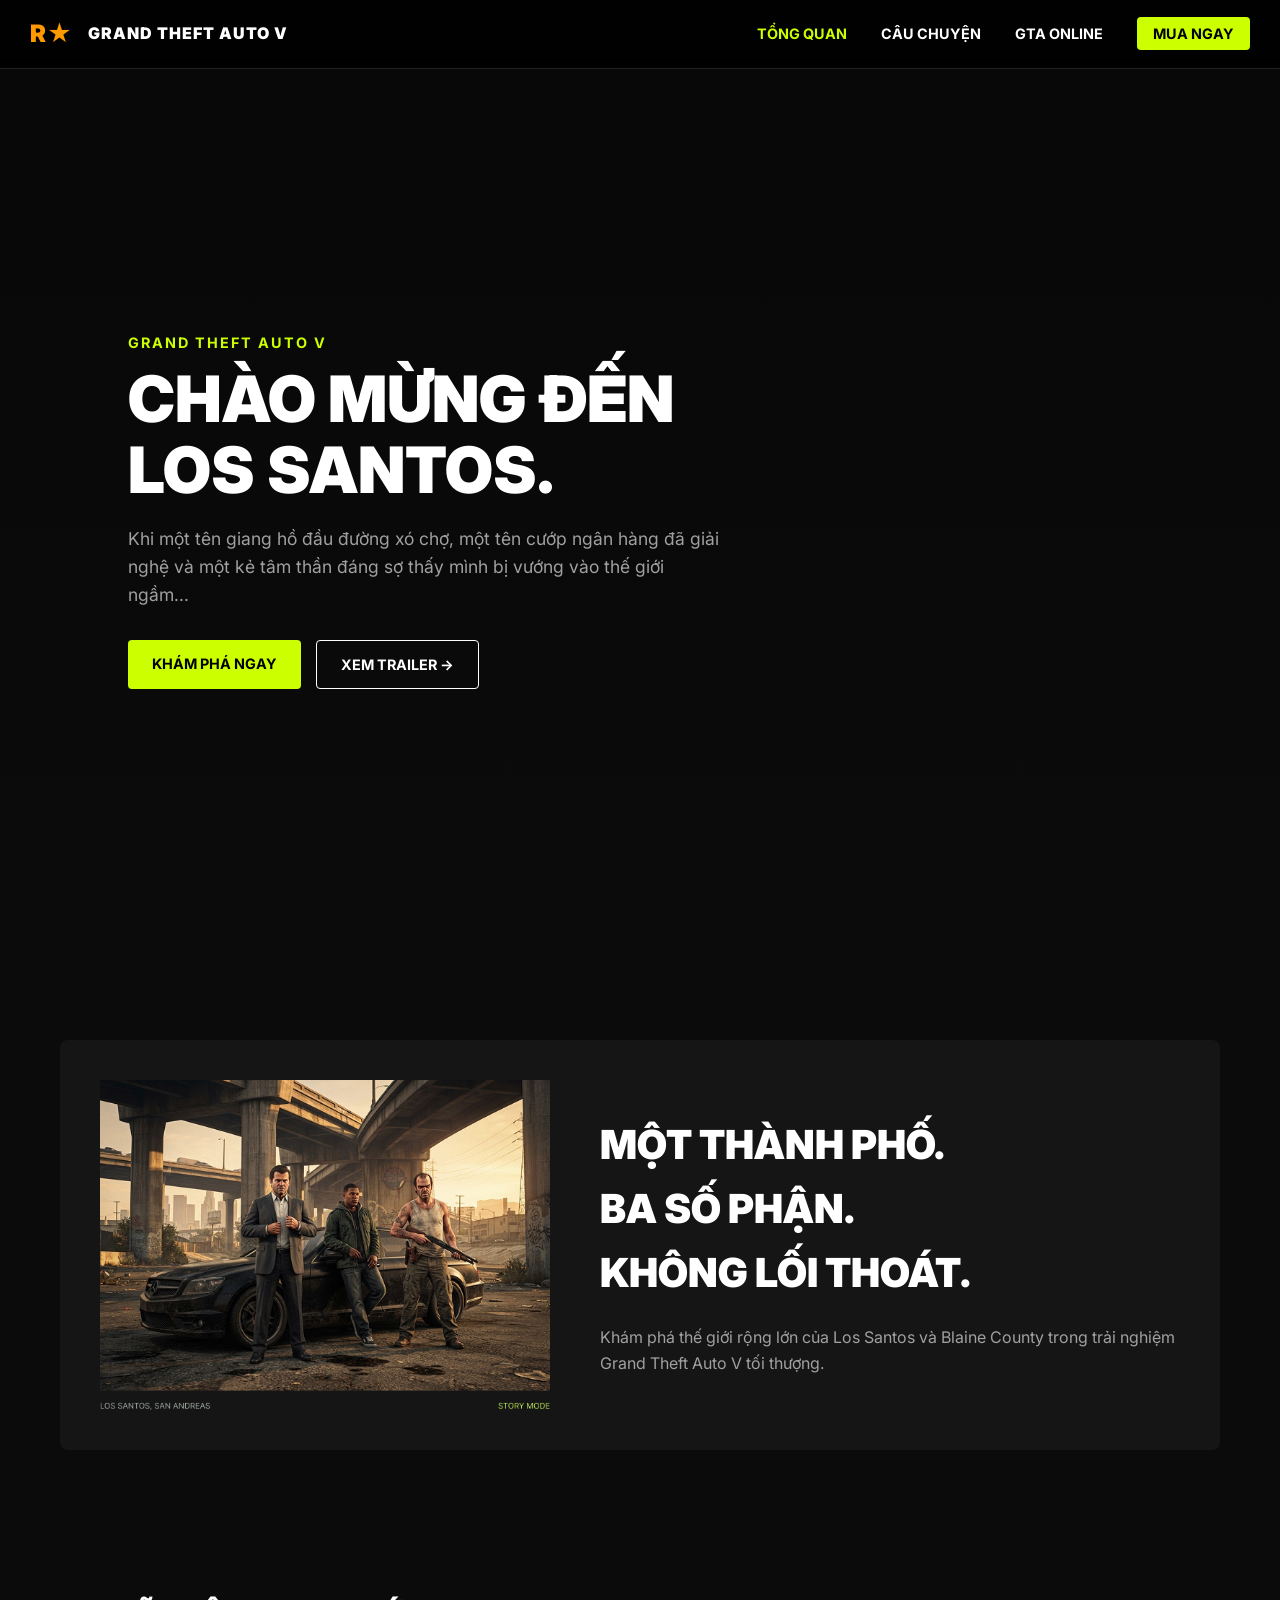
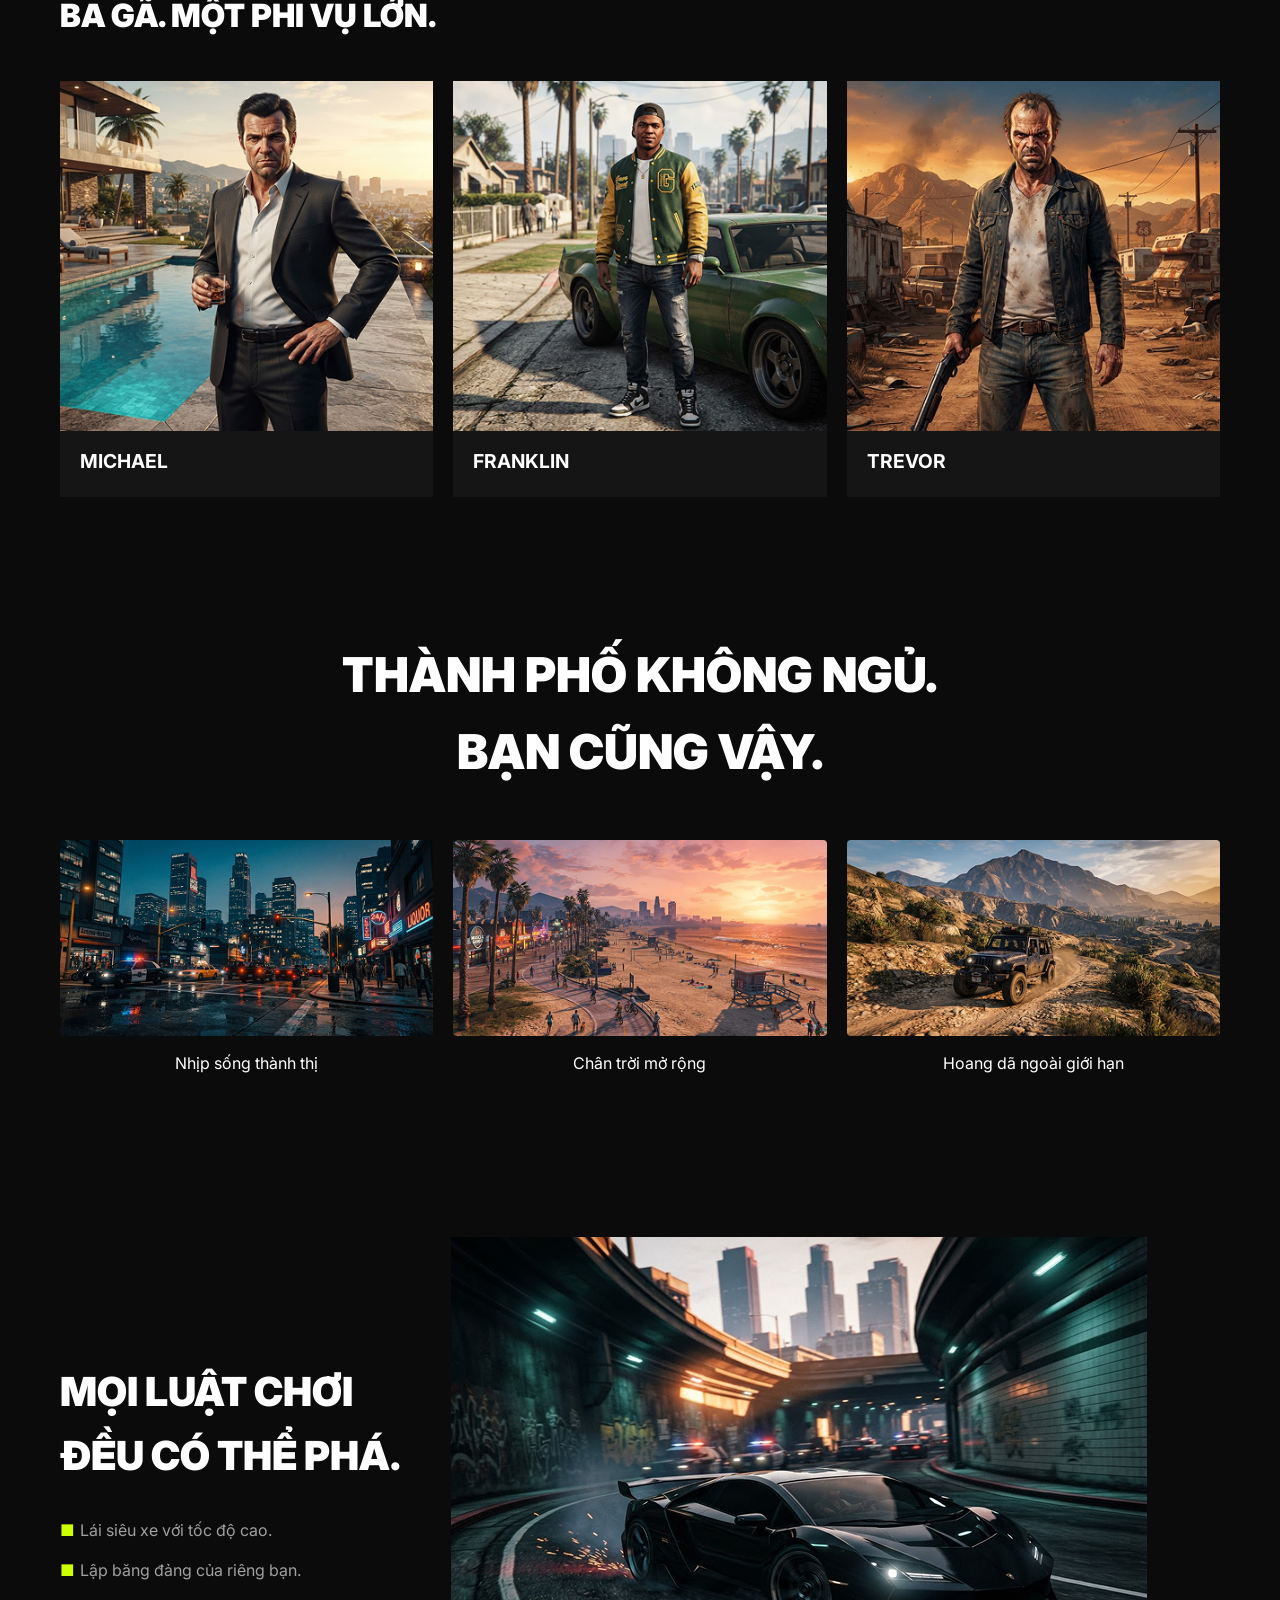
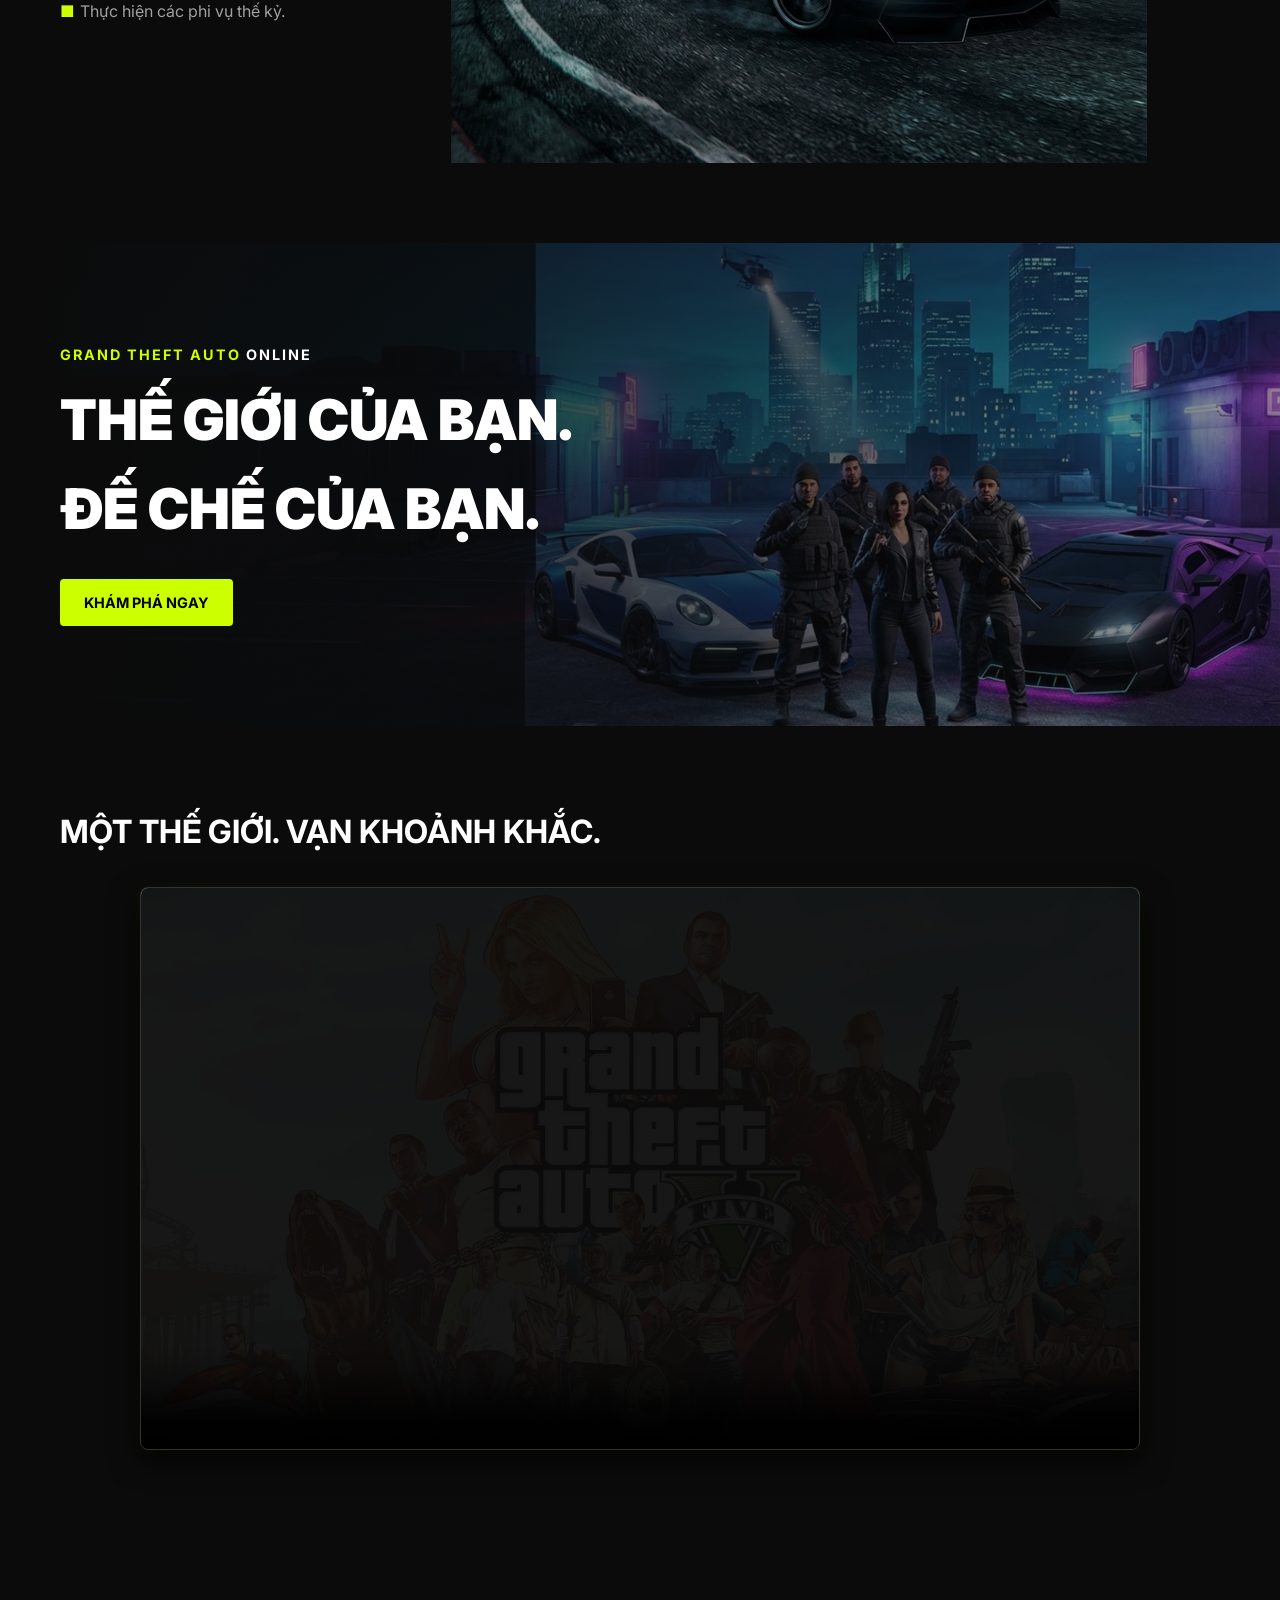
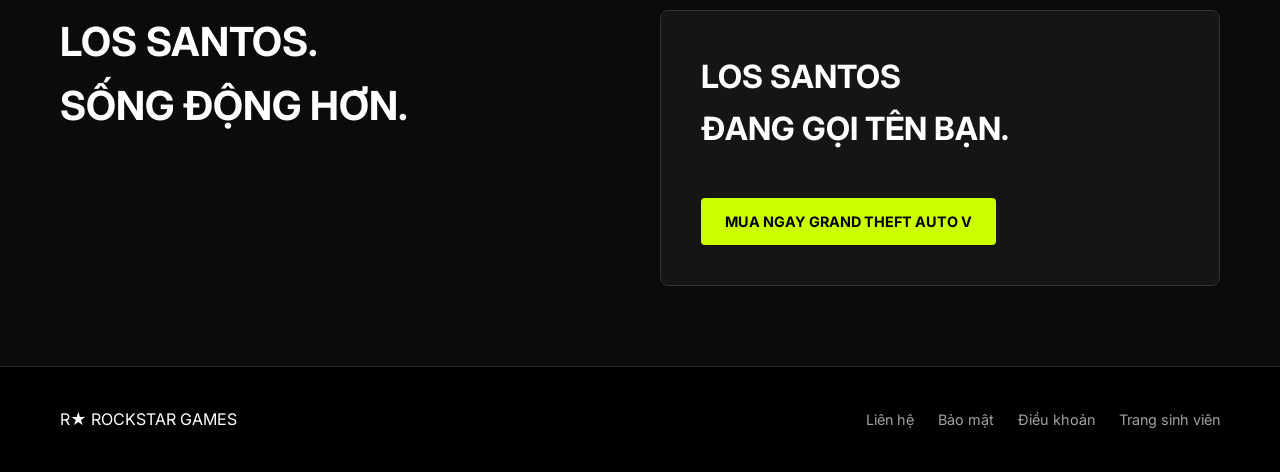
<file: index.html>
<!DOCTYPE html>
<html lang="vi">
<head>
    <meta charset="UTF-8">
    <meta name="viewport" content="width=device-width, initial-scale=1.0">
    <title>Grand Theft Auto V - Tổng quan</title>
    <link rel="stylesheet" href="styleIndex.css">
    <link href="https://fonts.googleapis.com/css2?family=Inter:wght@400;700;900&display=swap" rel="stylesheet">
</head>
<body>

    <!-- Navigation Bar -->
    <header class="navbar">
        <div class="nav-container">
            <div class="logo">
                <span class="rockstar-logo">R★</span>
                <span class="game-title">GRAND THEFT AUTO V</span>
            </div>
            <nav class="nav-links">
                <a href="index.html" class="active">Tổng quan</a>
                <a href="story.html">Câu chuyện</a>
                <a href="https://www.rockstargames.com/gta-online" target="_blank">GTA Online</a>
                <a href="register.html" class="buy-btn-nav">Mua ngay</a>
            </nav>
        </div>
    </header>

    <!-- Hero Section -->
    <section class="hero-section">
        <div class="hero-content">
            <h3 class="subtitle">GRAND THEFT AUTO V</h3>
            <h1 class="main-title">CHÀO MỪNG ĐẾN<br>LOS SANTOS.</h1>
            <p class="description">Khi một tên giang hồ đầu đường xó chợ, một tên cướp ngân hàng đã giải nghệ và một kẻ tâm thần đáng sợ thấy mình bị vướng vào thế giới ngầm...</p>
            <div class="hero-buttons">
                <a href="#" class="btn btn-primary">Khám phá ngay</a>
                <a href="#trailer" class="btn btn-secondary">Xem trailer <span>&rarr;</span></a>
            </div>
        </div>
    </section>

    <!-- City & Fate Section -->
    <section class="fate-section container">
        <div class="fate-grid">
            <div class="fate-image">
                <img src="Index Images/Story artwork.png">
            </div>
            <div class="fate-content">
                <h2>MỘT THÀNH PHỐ.<br>BA SỐ PHẬN.<br>KHÔNG LỐI THOÁT.</h2>
                <p>Khám phá thế giới rộng lớn của Los Santos và Blaine County trong trải nghiệm Grand Theft Auto V tối thượng.</p>
            </div>
        </div>
    </section>

    <!-- Characters Section -->
    <section class="characters-section container">
        <h2>BA GÃ. MỘT PHI VỤ LỚN.</h2>
        <div class="characters-grid">
            <div class="character-card">
                <img src="Index Images/Michael artwork.png" alt="Michael">
                <h3>MICHAEL</h3>
            </div>
            <div class="character-card">
                <img src="Index Images/Franklin artwork.png" alt="Franklin">
                <h3>FRANKLIN</h3>
            </div>
            <div class="character-card">
                <img src="Index Images/Trevor artwork.png" alt="Trevor">
                <h3>TREVOR</h3>
            </div>
        </div>
    </section>

    <!-- City Never Sleeps Section -->
    <section class="city-sleeps-section">
        <div class="container">
            <h2>THÀNH PHỐ KHÔNG NGỦ.<br>BẠN CŨNG VẬY.</h2>
            <div class="features-grid">
                <div class="feature-item">
                    <img src="Index Images/City artwork.png" alt="Đồ họa">
                    <p>Nhịp sống thành thị</p>
                </div>
                <div class="feature-item">
                    <img src="Index Images/Beach artwork.png" alt="Chơi cùng">
                    <p>Chân trời mở rộng</p>
                </div>
                <div class="feature-item">
                    <img src="Index Images/Wild artwork.png" alt="Thế giới">
                    <p>Hoang dã ngoài giới hạn</p>
                </div>
            </div>
        </div>
    </section>

    <!-- Rules Section -->
    <section class="rules-section container">
        <div class="rules-content">
            <h2>MỌI LUẬT CHƠI<br>ĐỀU CÓ THỂ PHÁ.</h2>
            <ul>
                <li>Lái siêu xe với tốc độ cao.</li>
                <li>Lập băng đảng của riêng bạn.</li>
                <li>Thực hiện các phi vụ thế kỷ.</li>
            </ul>
        </div>
        <div class="rules-image">
            <img src="Index Images/Racing artwork.png" alt="Racing">
        </div>
    </section>

    <!-- GTA Online Section -->
    <section class="gta-online-section">
        <div class="container">
            <h3 class="subtitle">GRAND THEFT AUTO <span class="text-white">ONLINE</span></h3>
            <h2>THẾ GIỚI CỦA BẠN.<br>ĐẾ CHẾ CỦA BẠN.</h2>
            <a href="https://www.rockstargames.com/gta-online" class="btn btn-primary mt-4">Khám phá ngay</a>
        </div>
    </section>

    <!-- Trailer Section -->
    <section id="trailer" class="trailer-section container">
        <h2>MỘT THẾ GIỚI. VẠN KHOẢNH KHẮC.</h2>
        <div class="main-trailer">
            <video class="custom-video" width="100%" height="auto" controls poster="Index Images/GTA V Trailer Thumbnail.png">
                <source src="Index Images/GTA V Trailer.mp4" type="video/mp4">
                Trình duyệt của bạn không hỗ trợ thẻ video.
            </video>
        </div>
    </section>

    <!-- Call to Action Section -->
    <section class="cta-section container">
        <div class="cta-grid">
            <div class="cta-text">
                <h2>LOS SANTOS.<br>SỐNG ĐỘNG HƠN.</h2>
            </div>
            <div class="cta-form-box">
                <h2>LOS SANTOS<br>ĐANG GỌI TÊN BẠN.</h2>
                <a href="register.html" class="btn btn-primary mt-4">Mua ngay Grand Theft Auto V</a>
            </div>
        </div>
    </section>

    <!-- Footer -->
    <footer>
        <div class="container footer-content">
            <div class="footer-logo">R★ ROCKSTAR GAMES</div>
            <div class="footer-links">
                <a href="https://www.rockstargames.com/contact" target="_blank">Liên hệ</a>
                <a href="https://www.rockstargames.com/privacy" target="_blank">Bảo mật</a>
                <a href="https://www.rockstargames.com/legal" target="_blank">Điều khoản</a>
                <a href="sinhVien.html" target="_blank">Trang sinh viên</a>
            </div>
        </div>
    </footer>

</body>
</html>
</file>
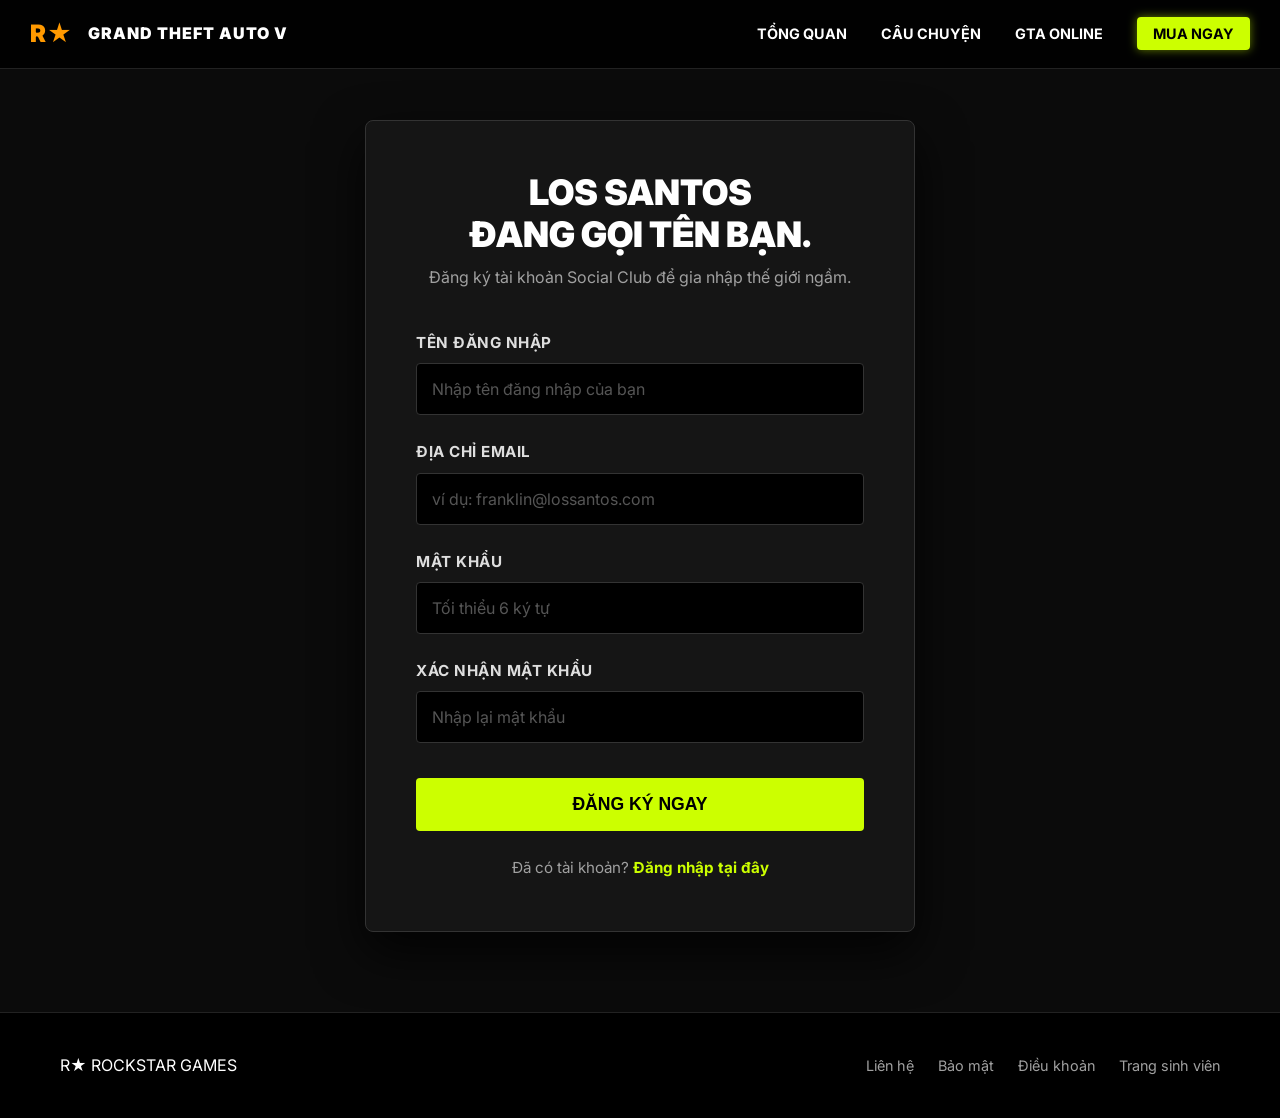
<file: register.html>
<!DOCTYPE html>
<html lang="vi">
<head>
    <meta charset="UTF-8">
    <meta name="viewport" content="width=device-width, initial-scale=1.0">
    <title>Grand Theft Auto V - Đăng ký</title>
    <link rel="stylesheet" href="styleRegister.css">
    <link href="https://fonts.googleapis.com/css2?family=Inter:wght@400;700;900&display=swap" rel="stylesheet">
</head>
<body>

    <!-- Navigation Bar -->
    <header class="navbar">
        <div class="nav-container">
            <div class="logo">
                <span class="rockstar-logo">R★</span>
                <span class="game-title">GRAND THEFT AUTO V</span>
            </div>
            <nav class="nav-links">
                <a href="index.html">Tổng quan</a>
                <a href="story.html">Câu chuyện</a>
                <a href="https://www.rockstargames.com/gta-online" target="_blank">GTA Online</a>
                <a href="register.html" class="buy-btn-nav active">Mua ngay</a>
            </nav>
        </div>
    </header>

    <!-- Register Form Section -->
    <section class="register-section">
        <div class="register-container">
            <div class="form-header">
                <h2>LOS SANTOS<br>ĐANG GỌI TÊN BẠN.</h2>
                <p>Đăng ký tài khoản Social Club để gia nhập thế giới ngầm.</p>
            </div>
            
            <form id="registerForm" novalidate>
                <!-- Username -->
                <div class="input-group">
                    <label for="username">Tên đăng nhập</label>
                    <input type="text" id="username" class="form-control" placeholder="Nhập tên đăng nhập của bạn">
                    <span class="error-text" id="usernameError">Vui lòng nhập tên đăng nhập.</span>
                </div>

                <!-- Email -->
                <div class="input-group">
                    <label for="email">Địa chỉ Email</label>
                    <input type="email" id="email" class="form-control" placeholder="ví dụ: franklin@lossantos.com">
                    <span class="error-text" id="emailError">Email không hợp lệ. Vui lòng kiểm tra lại.</span>
                </div>

                <!-- Password -->
                <div class="input-group">
                    <label for="password">Mật khẩu</label>
                    <input type="password" id="password" class="form-control" placeholder="Tối thiểu 6 ký tự">
                    <span class="error-text" id="passwordError">Mật khẩu quá ngắn (tối thiểu 6 ký tự).</span>
                </div>

                <!-- Confirm Password -->
                <div class="input-group">
                    <label for="confirmPassword">Xác nhận mật khẩu</label>
                    <input type="password" id="confirmPassword" class="form-control" placeholder="Nhập lại mật khẩu">
                    <span class="error-text" id="confirmPasswordError">Mật khẩu xác nhận không khớp.</span>
                </div>

                <button type="submit" class="btn btn-primary submit-btn">Đăng ký ngay</button>
                
                <div class="form-footer">
                    <p>Đã có tài khoản? <a href="#">Đăng nhập tại đây</a></p>
                </div>
            </form>
        </div>
    </section>

    <!-- Footer -->
    <footer>
        <div class="container footer-content">
            <div class="footer-logo">R★ ROCKSTAR GAMES</div>
            <div class="footer-links">
                <a href="https://www.rockstargames.com/contact">Liên hệ</a>
                <a href="https://www.rockstargames.com/privacy">Bảo mật</a>
                <a href="https://www.rockstargames.com/legal">Điều khoản</a>
                <a href="sinhVien.html">Trang sinh viên</a>
            </div>
        </div>
    </footer>

    <!-- JavaScript Validation -->
    <script>
        document.getElementById('registerForm').addEventListener('submit', function(event) {
            // Ngăn chặn form gửi đi mặc định để kiểm tra lỗi
            event.preventDefault();
            
            let isValid = true;

            // Lấy các phần tử input
            const username = document.getElementById('username');
            const email = document.getElementById('email');
            const password = document.getElementById('password');
            const confirmPassword = document.getElementById('confirmPassword');

            // Reset toàn bộ thông báo lỗi và viền đỏ trước khi kiểm tra lại
            document.querySelectorAll('.error-text').forEach(el => el.style.display = 'none');
            document.querySelectorAll('.form-control').forEach(el => el.classList.remove('error'));

            // Hàm hỗ trợ hiển thị lỗi
            const showError = (inputElement, errorId) => {
                inputElement.classList.add('error');
                document.getElementById(errorId).style.display = 'block';
                isValid = false;
            };

            // 1. Kiểm tra Username (Không được để trống)
            if (username.value.trim() === '') {
                showError(username, 'usernameError');
            }

            // 2. Kiểm tra Email (Dùng Regex để check định dạng)
            const emailRegex = /^[^\s@]+@[^\s@]+\.[^\s@]+$/;
            if (!emailRegex.test(email.value)) {
                showError(email, 'emailError');
            }

            // 3. Kiểm tra Mật khẩu (Tối thiểu 6 ký tự)
            if (password.value.length < 6) {
                showError(password, 'passwordError');
            }

            // 4. Kiểm tra Xác nhận mật khẩu (Phải khớp với mật khẩu ở trên)
            if (confirmPassword.value === '' || confirmPassword.value !== password.value) {
                showError(confirmPassword, 'confirmPasswordError');
            }

            // Nếu không có lỗi nào, hiển thị thông báo thành công
            if (isValid) {
                alert('Đăng ký thành công! Chào mừng bạn đến với Los Santos.');
                // Ở dự án thực tế, đây là lúc gọi: this.submit();
            }
        });
    </script>
</body>
</html>
</file>
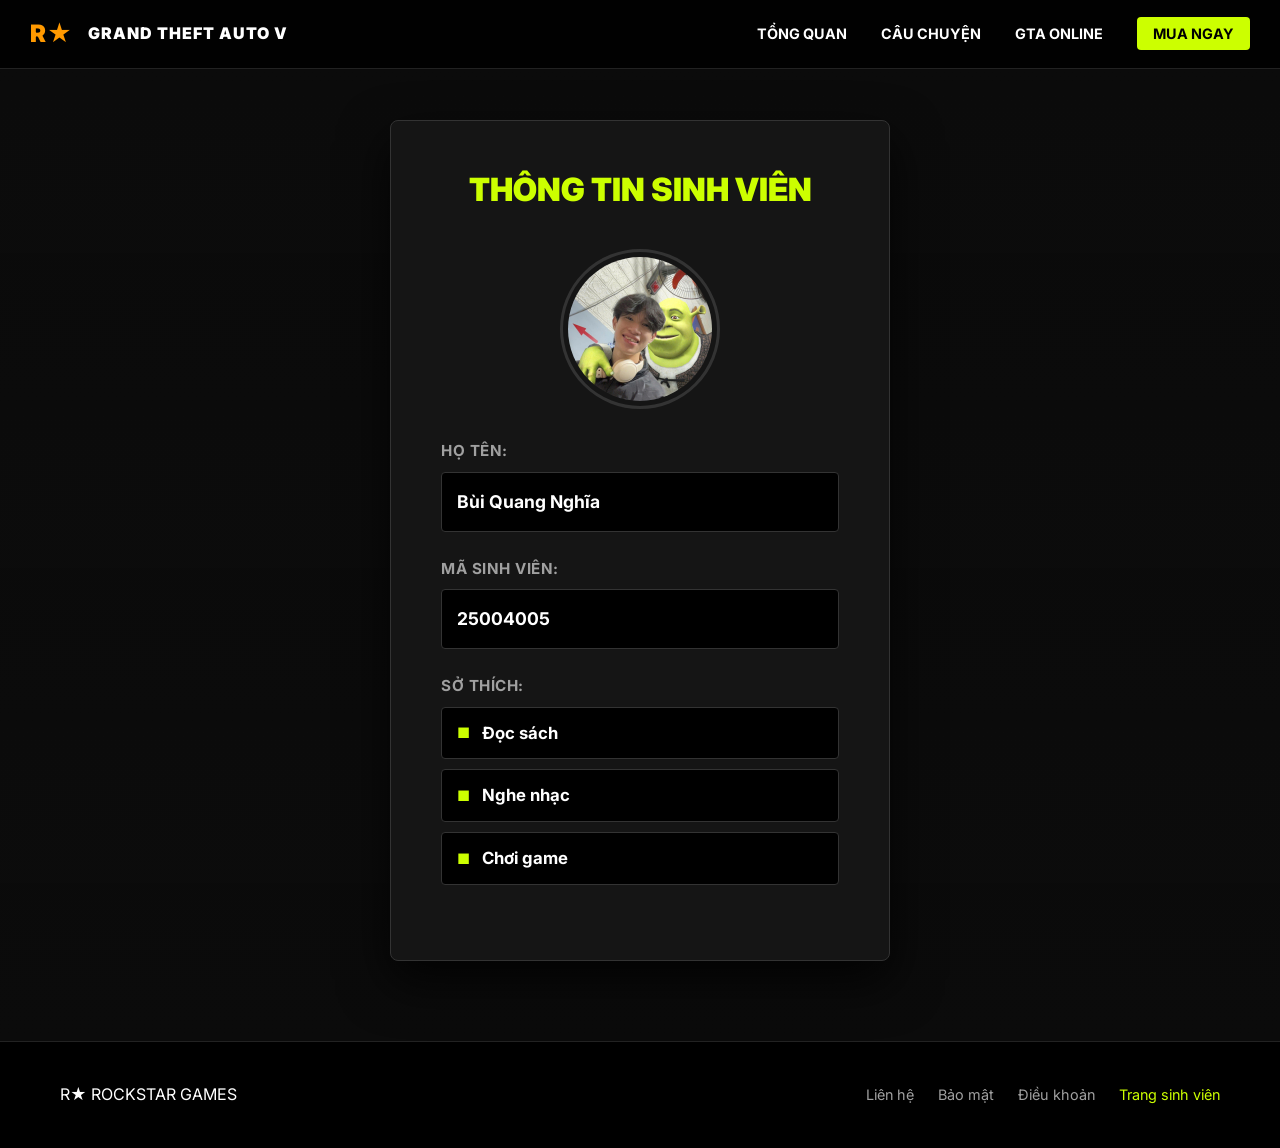
<file: sinhVien.html>
<!DOCTYPE html>
<html lang="vi">
<head>
    <meta charset="UTF-8">
    <meta name="viewport" content="width=device-width, initial-scale=1.0">
    <title>Grand Theft Auto V - Thông tin sinh viên</title>
    <link rel="stylesheet" href="styleSinhVien.css">
    <link href="https://fonts.googleapis.com/css2?family=Inter:wght@400;700;900&display=swap" rel="stylesheet">
</head>
<body>

    <!-- Navigation Bar -->
    <header class="navbar">
        <div class="nav-container">
            <div class="logo">
                <span class="rockstar-logo">R★</span>
                <span class="game-title">GRAND THEFT AUTO V</span>
            </div>
            <nav class="nav-links">
                <a href="index.html">Tổng quan</a>
                <a href="story.html">Câu chuyện</a>
                <a href="https://www.rockstargames.com/gta-online" target="_blank">GTA Online</a>
                <a href="register.html" class="buy-btn-nav">Mua ngay</a>
            </nav>
        </div>
    </header>

    <!-- Student Info Section -->
    <section class="student-section">
        <div class="student-container">
            <div class="form-header">
                <h2>THÔNG TIN SINH VIÊN</h2>
            </div>
            
            <div class="student-profile">
                <!-- Ảnh được bo góc -->
                <div class="image-wrapper">
                    <img src="Index Images/student-avatar.jpg" alt="Bùi Quang Nghĩa" class="student-img">
                </div>
                
                <!-- THAY ĐỔI: Chuyển từ input form sang text report -->
                <!-- Họ tên -->
                <div class="info-group">
                    <label>Họ tên:</label>
                    <div class="info-text">Bùi Quang Nghĩa</div>
                </div>

                <!-- Mã sinh viên -->
                <div class="info-group">
                    <label>Mã sinh viên:</label>
                    <div class="info-text">25004005</div>
                </div>

                <!-- Sở thích Unordered List -->
                <div class="info-group">
                    <label>Sở thích:</label>
                    <ul class="hobby-list">
                        <li>Đọc sách</li>
                        <li>Nghe nhạc</li>
                        <li>Chơi game</li>
                    </ul>
                </div>
            </div>
        </div>
    </section>

    <!-- Footer -->
    <footer>
        <div class="container footer-content">
            <div class="footer-logo">R★ ROCKSTAR GAMES</div>
            <div class="footer-links">
                <a href="#">Liên hệ</a>
                <a href="#">Bảo mật</a>
                <a href="#">Điều khoản</a>
                <a href="sinhVien.html" class="active">Trang sinh viên</a>
            </div>
        </div>
    </footer>

</body>
</html>
</file>
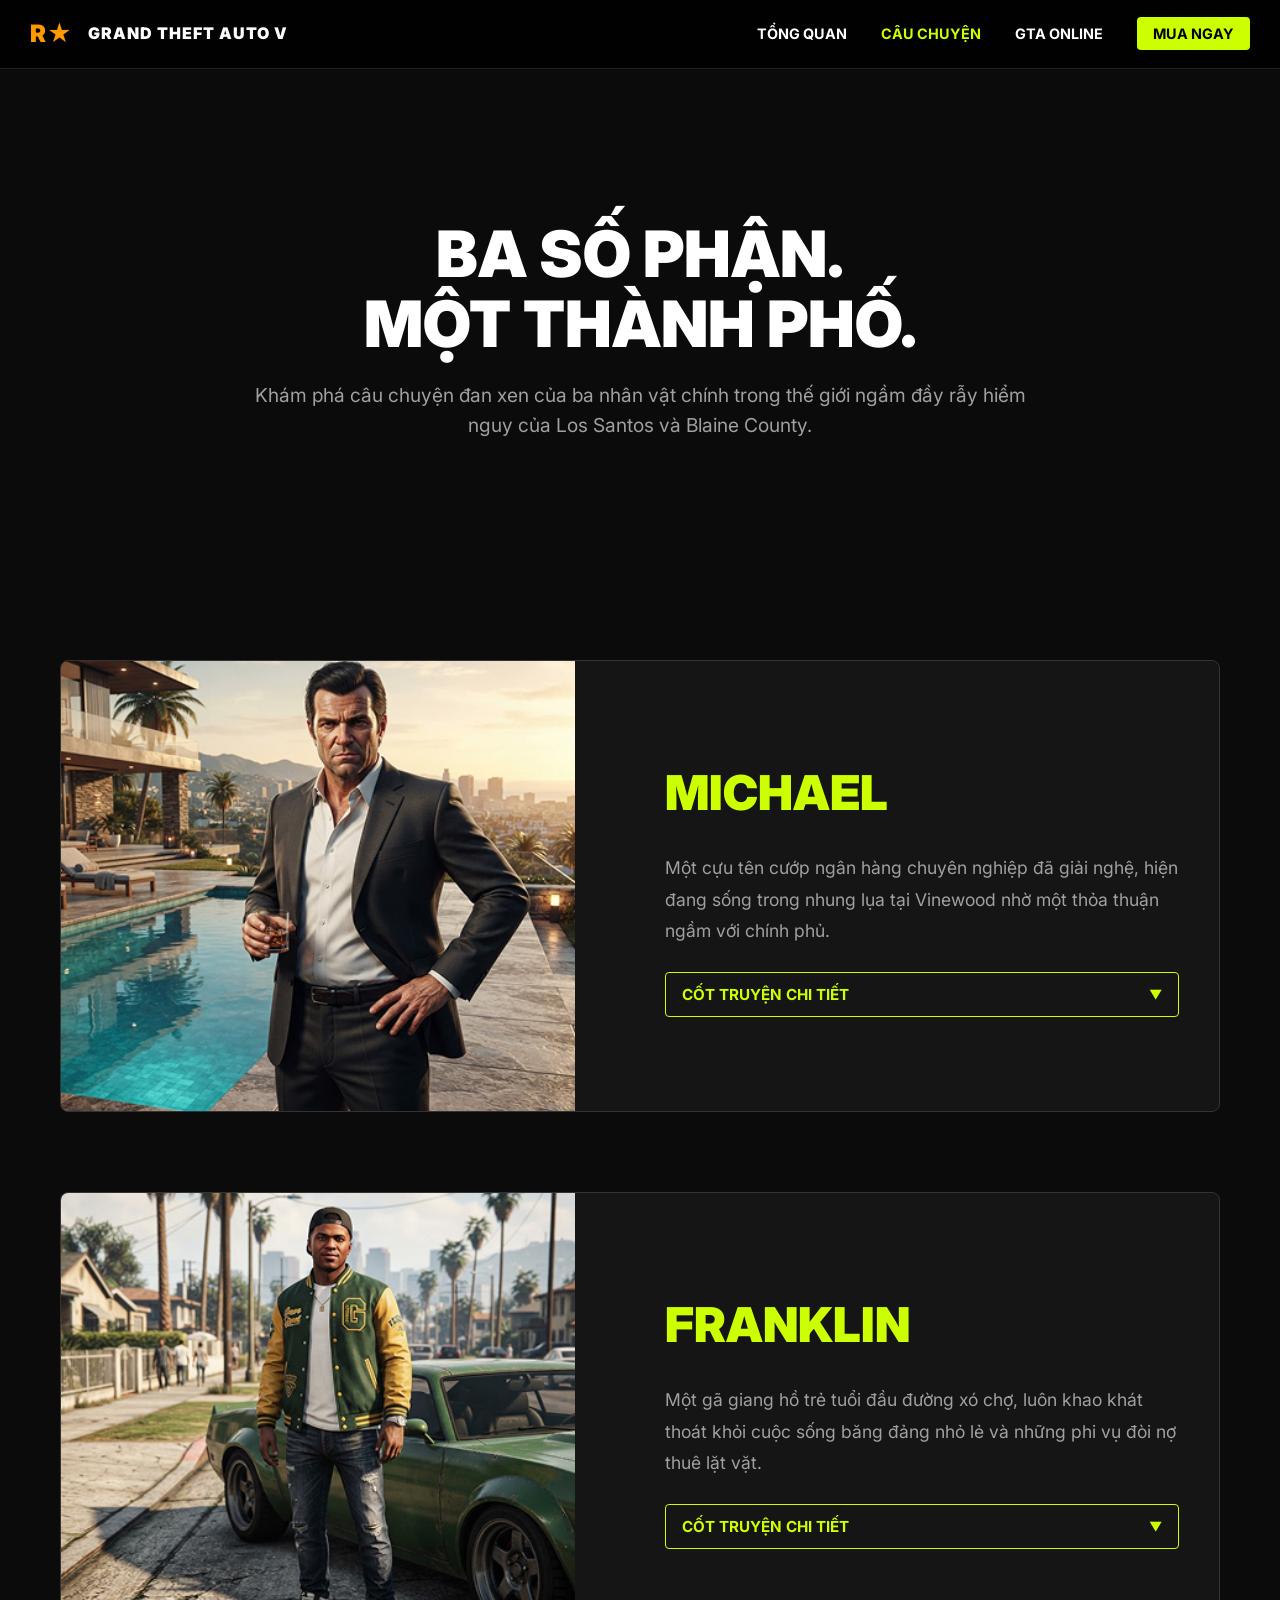
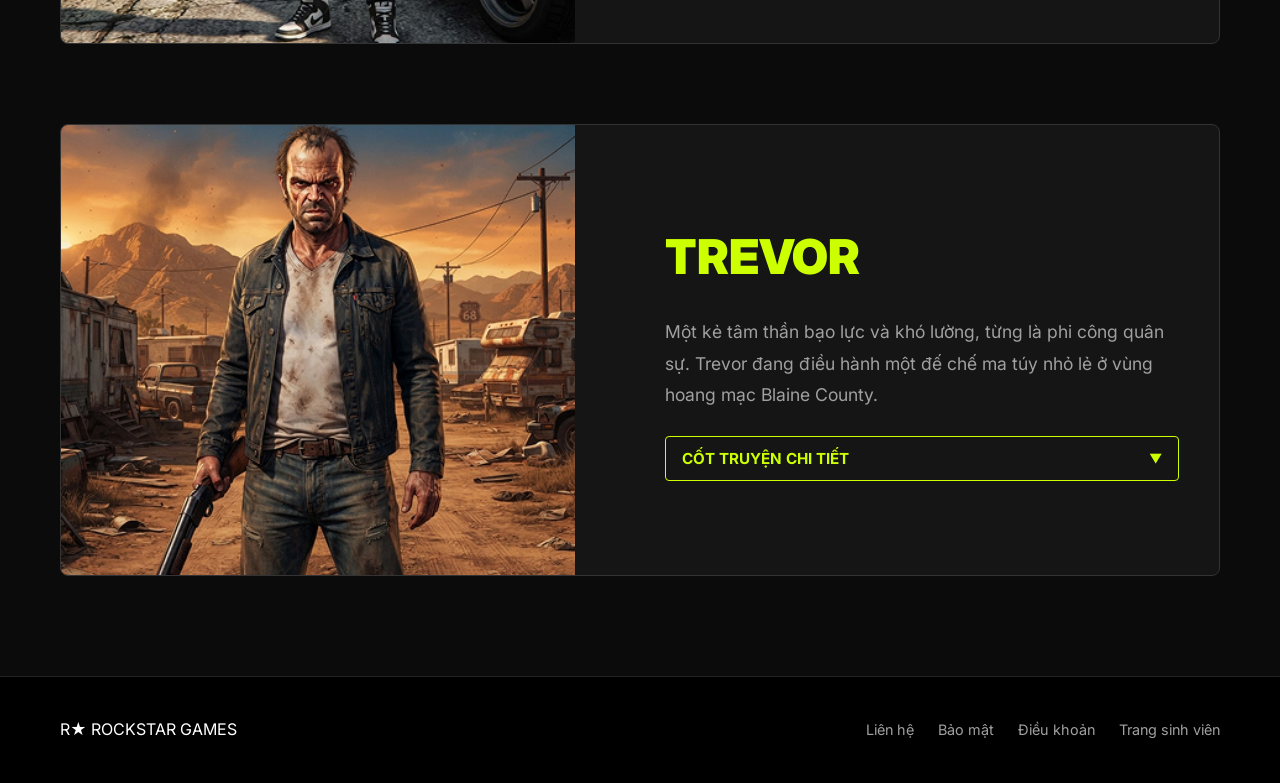
<file: story.html>
<!DOCTYPE html>
<html lang="vi">
<head>
    <meta charset="UTF-8">
    <meta name="viewport" content="width=device-width, initial-scale=1.0">
    <title>Grand Theft Auto V - Câu chuyện</title>
    <link rel="stylesheet" href="styleStory.css">
    <link href="https://fonts.googleapis.com/css2?family=Inter:wght@400;700;900&display=swap" rel="stylesheet">
</head>
<body>

    <!-- Navigation Bar -->
    <header class="navbar">
        <div class="nav-container">
            <div class="logo">
                <span class="rockstar-logo">R★</span>
                <span class="game-title">GRAND THEFT AUTO V</span>
            </div>
            <nav class="nav-links">
                <a href="index.html">Tổng quan</a>
                <a href="story.html" class="active">Câu chuyện</a>
                <a href="https://www.rockstargames.com/gta-online" target="_blank">GTA Online</a>
                <a href="register.html" class="buy-btn-nav">Mua ngay</a>
            </nav>
        </div>
    </header>

    <!-- Story Hero Section -->
    <section class="story-hero">
        <div class="story-hero-content">
            <h1 class="main-title">BA SỐ PHẬN.<br>MỘT THÀNH PHỐ.</h1>
            <p class="description">Khám phá câu chuyện đan xen của ba nhân vật chính trong thế giới ngầm đầy rẫy hiểm nguy của Los Santos và Blaine County.</p>
        </div>
    </section>

    <!-- Character Bios Section -->
    <section class="characters-bio-section container">
        <div class="bio-list">
            
            <!-- Michael -->
            <div class="bio-card">
                <div class="bio-image">
                    <img src="Index Images/Michael artwork.png" alt="Michael De Santa">
                </div>
                <div class="bio-content">
                    <h2 class="char-name">MICHAEL</h2>
                    <p class="char-desc">Một cựu tên cướp ngân hàng chuyên nghiệp đã giải nghệ, hiện đang sống trong nhung lụa tại Vinewood nhờ một thỏa thuận ngầm với chính phủ.</p>
                    
                    <!-- Phần mở rộng -->
                    <div class="story-extend">
                        <button class="extend-btn" onclick="toggleStory(this)">
                            Cốt truyện chi tiết <span class="arrow">▼</span>
                        </button>
                        <div class="extend-content">
                            <p>Đằng sau vỏ bọc giàu có là một cuộc sống gia đình rạn nứt và bế tắc. Tuy nhiên, mọi thứ thay đổi khi người bạn cũ tâm thần của hắn bất ngờ xuất hiện từ hư không, dằn vặt hắn về những sai lầm hơn một thập kỷ trước. Bị cuốn trở lại thế giới ngầm tàn nhẫn, Michael buộc phải thiết lập những phi vụ sinh tử mới để tồn tại, đồng thời đối mặt với cái giá của sự phản bội.</p>
                        </div>
                    </div>

                </div>
            </div>
            
            <!-- Franklin -->
            <div class="bio-card reverse">
                <div class="bio-content">
                    <h2 class="char-name">FRANKLIN</h2>
                    <p class="char-desc">Một gã giang hồ trẻ tuổi đầu đường xó chợ, luôn khao khát thoát khỏi cuộc sống băng đảng nhỏ lẻ và những phi vụ đòi nợ thuê lặt vặt.</p>
                    
                    <!-- Phần mở rộng -->
                    <div class="story-extend">
                        <button class="extend-btn" onclick="toggleStory(this)">
                            Cốt truyện chi tiết <span class="arrow">▼</span>
                        </button>
                        <div class="extend-content">
                            <p>Với kỹ năng lái xe thượng thừa và sự nhạy bén hiếm có, Franklin không muốn mãi dậm chân tại chỗ. Cuộc gặp gỡ tình cờ với Michael đã mở ra cho anh một cơ hội đổi đời, nhưng cũng đồng thời ném anh vào vòng xoáy của những âm mưu đáng sợ nhất thế giới ngầm. Anh trở thành mảnh ghép lý tưởng để hiện thực hóa những vụ cướp thế kỷ.</p>
                        </div>
                    </div>

                </div>
                <div class="bio-image">
                    <img src="Index Images/Franklin artwork.png" alt="Franklin Clinton">
                </div>
            </div>

            <!-- Trevor -->
            <div class="bio-card">
                <div class="bio-image">
                    <img src="Index Images/Trevor artwork.png" alt="Trevor Philips">
                </div>
                <div class="bio-content">
                    <h2 class="char-name">TREVOR</h2>
                    <p class="char-desc">Một kẻ tâm thần bạo lực và khó lường, từng là phi công quân sự. Trevor đang điều hành một đế chế ma túy nhỏ lẻ ở vùng hoang mạc Blaine County.</p>
                    
                    <!-- Phần mở rộng -->
                    <div class="story-extend">
                        <button class="extend-btn" onclick="toggleStory(this)">
                            Cốt truyện chi tiết <span class="arrow">▼</span>
                        </button>
                        <div class="extend-content">
                            <p>Không ai có thể kiểm soát được Trevor. Sống không theo bất kỳ quy tắc nào và luôn sẵn sàng bùng nổ, hắn là hiện thân của sự hỗn loạn nguyên thủy. Việc phát hiện ra người chiến hữu cũ Michael vẫn còn sống sau một vụ cướp thất bại năm xưa đã thổi bùng cơn thịnh nộ trong Trevor, kéo hắn tới Los Santos để tính những món nợ máu chưa phai.</p>
                        </div>
                    </div>

                </div>
            </div>

        </div>
    </section>

    <!-- Footer -->
    <footer>
        <div class="container footer-content">
            <div class="footer-logo">R★ ROCKSTAR GAMES</div>
            <div class="footer-links">
                <a href="https://www.rockstargames.com/contact" target="_blank">Liên hệ</a>
                <a href="https://www.rockstargames.com/privacy" target="_blank">Bảo mật</a>
                <a href="https://www.rockstargames.com/legal" target="_blank">Điều khoản</a>
                <a href="sinhVien.html">Trang sinh viên</a>
            </div>
        </div>
    </footer>

    <!-- Script điều khiển hiệu ứng mở rộng -->
    <script>
        function toggleStory(button) {
            // Lấy khối nội dung ngay sau nút bấm
            var content = button.nextElementSibling;
            
            // Toggle class 'active' cho nút bấm để xoay mũi tên
            button.classList.toggle("active");
            
            // Xử lý hiệu ứng mở/đóng mượt mà dựa vào chiều cao (scrollHeight)
            if (content.style.maxHeight) {
                content.style.maxHeight = null; // Đóng lại
                content.style.opacity = 0;
            } else {
                content.style.maxHeight = content.scrollHeight + "px"; // Mở ra
                content.style.opacity = 1;
            }
        }
    </script>

</body>
</html>
</file>
<file: styleIndex.css>
/* Thiết lập chung */
html {
    scroll-behavior: smooth;
}
:root {
    --bg-color: #0b0b0b;
    --text-color: #ffffff;
    --neon-green: #ccff00;
    --gray-text: #a0a0a0;
}

* {
    margin: 0;
    padding: 0;
    box-sizing: border-box;
}

body {
    font-family: 'Inter', sans-serif;
    background-color: var(--bg-color);
    color: var(--text-color);
    line-height: 1.6;
}

img {
    max-width: 100%;
    height: auto;
    display: block;
}

.container {
    max-width: 1200px;
    margin: 0 auto;
    padding: 0 20px;
}

/* Nút bấm (Buttons) */
.btn {
    display: inline-block;
    padding: 12px 24px;
    font-weight: 700;
    text-transform: uppercase;
    text-decoration: none;
    border-radius: 4px;
    transition: all 0.3s ease;
    font-size: 0.9rem;
}

.btn-primary {
    background-color: var(--neon-green);
    color: #000;
}

.btn-primary:hover {
    background-color: #b3e600;
}

.btn-secondary {
    background-color: transparent;
    color: var(--text-color);
    border: 1px solid var(--text-color);
}

.btn-secondary:hover {
    background-color: rgba(255, 255, 255, 0.1);
}

.mt-4 {
    margin-top: 1.5rem;
}

/* Thanh điều hướng (Navbar) */
.navbar {
    background-color: rgba(0, 0, 0, 0.9);
    position: fixed;
    top: 0;
    width: 100%;
    z-index: 100;
    border-bottom: 1px solid #222;
}

.nav-container {
    display: flex;
    justify-content: space-between;
    align-items: center;
    max-width: 1400px;
    margin: 0 auto;
    padding: 15px 30px;
}

.logo {
    display: flex;
    align-items: center;
    gap: 15px;
    font-weight: 900;
    letter-spacing: 1px;
}

.rockstar-logo {
    color: #ff9900;
    font-size: 1.5rem;
}

.nav-links a {
    color: var(--text-color);
    text-decoration: none;
    margin-left: 30px;
    font-size: 0.9rem;
    font-weight: 700;
    text-transform: uppercase;
    transition: color 0.3s;
}

.nav-links a:hover, .nav-links a.active {
    color: var(--neon-green);
}

.buy-btn-nav {
    background-color: var(--neon-green);
    color: #000 !important;
    padding: 8px 16px;
    border-radius: 4px;
}

/* Hero Section */
.hero-section {
    height: 100vh;
    background: linear-gradient(rgba(0,0,0,0.3), rgba(11,11,11,1)), url('https://images.unsplash.com/photo-1542362567-b07e54358753?ixlib=rb-4.0.3&auto=format&fit=crop&w=1920&q=80') center/cover no-repeat;
    display: flex;
    align-items: center;
    padding-left: 10%;
    margin-top: 60px;
}

.hero-content {
    max-width: 600px;
}

.subtitle {
    color: var(--neon-green);
    font-size: 0.9rem;
    letter-spacing: 2px;
    margin-bottom: 10px;
}

.main-title {
    font-size: 4rem;
    font-weight: 900;
    line-height: 1.1;
    margin-bottom: 20px;
    text-transform: uppercase;
}

.description {
    color: var(--gray-text);
    margin-bottom: 30px;
    font-size: 1.1rem;
}

.hero-buttons {
    display: flex;
    gap: 15px;
}

/* Thành phố - Ba số phận */
.fate-section {
    padding: 80px 20px;
}

.fate-grid {
    display: flex;
    align-items: center;
    gap: 50px;
    background-color: #151515;
    padding: 40px;
    border-radius: 8px;
}

.fate-content h2 {
    font-size: 2.5rem;
    font-weight: 900;
    margin-bottom: 20px;
}

.fate-content p {
    color: var(--gray-text);
}

/* Nhân vật (Characters) */
.characters-section {
    padding: 60px 20px;
}

.characters-section h2 {
    font-size: 2rem;
    font-weight: 900;
    margin-bottom: 40px;
}

.characters-grid {
    display: grid;
    grid-template-columns: repeat(3, 1fr);
    gap: 20px;
}

.character-card {
    background-color: #151515;
    padding-bottom: 20px;
}

.character-card img {
    width: 100%;
    height: 350px;
    object-fit: cover;
    margin-bottom: 15px;
}

.character-card h3 {
    padding-left: 20px;
    font-size: 1.2rem;
    color: var(--text-color);
}

/* Thành phố không ngủ */
.city-sleeps-section {
    padding: 80px 0;
    background: linear-gradient(rgba(11,11,11,0.8), rgba(11,11,11,1)), url('https://images.unsplash.com/photo-1477959858617-67f85cf4f1df?ixlib=rb-4.0.3&auto=format&fit=crop&w=1920&q=80') center/cover fixed;
    text-align: center;
}

.city-sleeps-section h2 {
    font-size: 3rem;
    font-weight: 900;
    margin-bottom: 50px;
}

.features-grid {
    display: grid;
    grid-template-columns: repeat(3, 1fr);
    gap: 20px;
}

.feature-item img {
    border-radius: 4px;
    margin-bottom: 15px;
}

/* Luật chơi */
.rules-section {
    display: flex;
    align-items: center;
    gap: 50px;
    padding: 80px 20px;
}

.rules-content h2 {
    font-size: 2.5rem;
    font-weight: 900;
    margin-bottom: 30px;
}

.rules-content ul {
    list-style: none;
}

.rules-content ul li {
    color: var(--gray-text);
    margin-bottom: 15px;
    padding-left: 20px;
    position: relative;
}

.rules-content ul li::before {
    content: "■";
    color: var(--neon-green);
    position: absolute;
    left: 0;
}

/* GTA Online */
.gta-online-section {
    padding: 100px 20px;
    background: url('Index Images/Online artwork.png') center/cover no-repeat;
    text-align: left;
    position: relative;
}

.gta-online-section .container {
    position: relative;
    z-index: 2;
}

.gta-online-section::after {
    content: '';
    position: absolute;
    top: 0; left: 0; width: 100%; height: 100%;
    background: linear-gradient(90deg, rgba(11,11,11,1) 0%, rgba(11,11,11,0.4) 100%);
}

.gta-online-section h2 {
    font-size: 3.5rem;
    font-weight: 900;
}

.text-white {
    color: #fff;
}

/* Trailer */
.trailer-section {
    padding: 80px 20px;
}

.trailer-section h2 {
    font-size: 2rem;
    margin-bottom: 30px;
}

.main-trailer {
    position: relative;
    width: 100%;
    max-width: 1000px;
    margin: 0 auto;
}

/* Đồng bộ Video Player với Theme */
.custom-video {
    display: block;
    border-radius: 8px;
    border: 1px solid #333;
    background-color: #000;
    
    /* Ép trình duyệt hiển thị thanh điều khiển video màu tối */
    color-scheme: dark; 
    
    /* Hiệu ứng bóng đổ màu xanh neon nhẹ */
    box-shadow: 0 10px 30px rgba(0, 0, 0, 0.8), 0 0 15px rgba(204, 255, 0, 0.05);
    transition: all 0.4s ease;
}

/* Hiệu ứng bừng sáng màu neon khi trỏ chuột vào video */
.custom-video:hover {
    border-color: rgba(204, 255, 0, 0.5);
    box-shadow: 0 10px 30px rgba(0, 0, 0, 0.9), 0 0 25px rgba(204, 255, 0, 0.2);
    outline: none;
}

/* Tùy chỉnh thanh điều khiển riêng cho các trình duyệt lõi WebKit (Chrome, Edge, Safari) */
video::-webkit-media-controls-panel {
    background-color: rgba(11, 11, 11, 0.95) !important;
}

video::-webkit-media-controls-play-button,
video::-webkit-media-controls-timeline {
    cursor: pointer;
}

/* Call to Action */
.cta-section {
    padding: 80px 20px;
}

.cta-grid {
    display: grid;
    grid-template-columns: 1fr 1fr;
    gap: 40px;
}

.cta-text h2 {
    font-size: 2.5rem;
}

.cta-form-box {
    background-color: #151515;
    padding: 40px;
    border-radius: 8px;
    border: 1px solid #333;
}

.cta-form-box h2 {
    font-size: 2rem;
    margin-bottom: 20px;
}

/* Footer */
footer {
    border-top: 1px solid #222;
    padding: 40px 0;
    background-color: #000;
}

.footer-content {
    display: flex;
    justify-content: space-between;
    align-items: center;
}

.footer-links a {
    color: var(--gray-text);
    text-decoration: none;
    margin-left: 20px;
    font-size: 0.9rem;
}

.footer-links a:hover {
    color: var(--neon-green);
}
</file>
<file: styleRegister.css>
/* Thiết lập chung (Tái sử dụng từ index) */
:root {
    --bg-color: #0b0b0b;
    --text-color: #ffffff;
    --neon-green: #ccff00;
    --gray-text: #a0a0a0;
    --error-color: #ff3333; /* Màu đỏ báo lỗi */
}

* {
    margin: 0;
    padding: 0;
    box-sizing: border-box;
}

body {
    font-family: 'Inter', sans-serif;
    background-color: var(--bg-color);
    color: var(--text-color);
    line-height: 1.6;
}

.container {
    max-width: 1200px;
    margin: 0 auto;
    padding: 0 20px;
}

/* Nút bấm chung */
.btn {
    display: inline-block;
    padding: 12px 24px;
    font-weight: 700;
    text-transform: uppercase;
    text-decoration: none;
    border-radius: 4px;
    transition: all 0.3s ease;
    font-size: 0.9rem;
    cursor: pointer;
    border: none;
}

.btn-primary {
    background-color: var(--neon-green);
    color: #000;
}

.btn-primary:hover {
    background-color: #b3e600;
    box-shadow: 0 0 15px rgba(204, 255, 0, 0.4);
}

/* Thanh điều hướng (Navbar) */
.navbar {
    background-color: rgba(0, 0, 0, 0.9);
    position: fixed;
    top: 0;
    width: 100%;
    z-index: 100;
    border-bottom: 1px solid #222;
}

.nav-container {
    display: flex;
    justify-content: space-between;
    align-items: center;
    max-width: 1400px;
    margin: 0 auto;
    padding: 15px 30px;
}

.logo {
    display: flex;
    align-items: center;
    gap: 15px;
    font-weight: 900;
    letter-spacing: 1px;
}

.rockstar-logo {
    color: #ff9900;
    font-size: 1.5rem;
}

.nav-links a {
    color: var(--text-color);
    text-decoration: none;
    margin-left: 30px;
    font-size: 0.9rem;
    font-weight: 700;
    text-transform: uppercase;
    transition: color 0.3s;
}

.nav-links a:hover {
    color: var(--neon-green);
}

.buy-btn-nav {
    background-color: var(--neon-green);
    color: #000 !important;
    padding: 8px 16px;
    border-radius: 4px;
}

.buy-btn-nav.active {
    box-shadow: 0 0 10px rgba(204, 255, 0, 0.5);
}

/* Register Form Section */
.register-section {
    min-height: 100vh;
    display: flex;
    align-items: center;
    justify-content: center;
    padding: 120px 20px 80px; /* Tránh navbar bị đè */
    background: linear-gradient(rgba(11,11,11,0.8), rgba(11,11,11,1)), url('https://images.unsplash.com/photo-1542362567-b07e54358753?ixlib=rb-4.0.3&auto=format&fit=crop&w=1920&q=80') center/cover no-repeat;
}

.register-container {
    background-color: #151515;
    border: 1px solid #333;
    border-radius: 8px;
    padding: 50px;
    width: 100%;
    max-width: 550px; /* Scale up kích thước form để rõ chi tiết */
    box-shadow: 0 20px 50px rgba(0,0,0,0.8);
}

.form-header {
    text-align: center;
    margin-bottom: 40px;
}

.form-header h2 {
    font-size: 2.2rem;
    font-weight: 900;
    color: var(--text-color);
    line-height: 1.2;
    margin-bottom: 10px;
}

.form-header p {
    color: var(--gray-text);
}

/* Input Fields */
.input-group {
    margin-bottom: 25px;
}

.input-group label {
    display: block;
    font-size: 0.95rem;
    font-weight: 700;
    margin-bottom: 8px;
    color: #dedede;
    text-transform: uppercase;
    letter-spacing: 0.5px;
}

.form-control {
    width: 100%;
    padding: 15px;
    background-color: #000;
    border: 1px solid #333;
    border-radius: 4px;
    color: #fff;
    font-size: 1rem;
    font-family: inherit;
    transition: all 0.3s ease;
    outline: none;
}

.form-control::placeholder {
    color: #555;
}

.form-control:focus {
    border-color: var(--neon-green);
    box-shadow: 0 0 8px rgba(204, 255, 0, 0.2);
}

/* CSS cho Trạng thái Lỗi nhập liệu */
.form-control.error {
    border-color: var(--error-color);
    background-color: rgba(255, 51, 51, 0.05);
}

.error-text {
    color: var(--error-color);
    font-size: 0.85rem;
    margin-top: 6px;
    display: none; /* Ẩn đi theo mặc định, JS sẽ bật lên */
    font-weight: 700;
}

.submit-btn {
    width: 100%;
    padding: 16px;
    font-size: 1.1rem;
    margin-top: 10px;
}

.form-footer {
    text-align: center;
    margin-top: 25px;
    font-size: 0.95rem;
    color: var(--gray-text);
}

.form-footer a {
    color: var(--neon-green);
    text-decoration: none;
    font-weight: 700;
}

.form-footer a:hover {
    text-decoration: underline;
}

/* Footer (Tái sử dụng) */
footer {
    border-top: 1px solid #222;
    padding: 40px 0;
    background-color: #000;
}

.footer-content {
    display: flex;
    justify-content: space-between;
    align-items: center;
}

.footer-links a {
    color: var(--gray-text);
    text-decoration: none;
    margin-left: 20px;
    font-size: 0.9rem;
}

.footer-links a:hover {
    color: var(--neon-green);
}
</file>
<file: styleSinhVien.css>
/* Thiết lập chung */
:root {
    --bg-color: #0b0b0b;
    --text-color: #ffffff;
    --neon-green: #ccff00;
    --gray-text: #a0a0a0;
}

* {
    margin: 0;
    padding: 0;
    box-sizing: border-box;
}

body {
    font-family: 'Inter', sans-serif;
    background-color: var(--bg-color);
    color: var(--text-color);
    line-height: 1.6;
}

.container {
    max-width: 1200px;
    margin: 0 auto;
    padding: 0 20px;
}

/* Thanh điều hướng (Navbar) */
.navbar {
    background-color: rgba(0, 0, 0, 0.9);
    position: fixed;
    top: 0;
    width: 100%;
    z-index: 100;
    border-bottom: 1px solid #222;
}

.nav-container {
    display: flex;
    justify-content: space-between;
    align-items: center;
    max-width: 1400px;
    margin: 0 auto;
    padding: 15px 30px;
}

.logo {
    display: flex;
    align-items: center;
    gap: 15px;
    font-weight: 900;
    letter-spacing: 1px;
}

.rockstar-logo {
    color: #ff9900;
    font-size: 1.5rem;
}

.nav-links a {
    color: var(--text-color);
    text-decoration: none;
    margin-left: 30px;
    font-size: 0.9rem;
    font-weight: 700;
    text-transform: uppercase;
    transition: color 0.3s;
}

.nav-links a:hover {
    color: var(--neon-green);
}

.buy-btn-nav {
    background-color: var(--neon-green);
    color: #000 !important;
    padding: 8px 16px;
    border-radius: 4px;
}

/* Student Info Section */
.student-section {
    min-height: 100vh;
    display: flex;
    align-items: center;
    justify-content: center;
    padding: 120px 20px 80px;
    background: linear-gradient(rgba(11,11,11,0.7), rgba(11,11,11,1)), url('https://images.unsplash.com/photo-1542362567-b07e54358753?ixlib=rb-4.0.3&auto=format&fit=crop&w=1920&q=80') center/cover no-repeat;
}

.student-container {
    background-color: #151515;
    border: 1px solid #333;
    border-radius: 8px;
    padding: 50px;
    width: 100%;
    max-width: 500px;
    box-shadow: 0 20px 50px rgba(0,0,0,0.8);
    transition: all 0.3s ease;
}

.student-container:hover {
    border-color: rgba(204, 255, 0, 0.4);
    box-shadow: 0 20px 50px rgba(0,0,0,0.9), 0 0 20px rgba(204, 255, 0, 0.1);
}

.form-header {
    text-align: center;
    margin-bottom: 40px;
}

.form-header h2 {
    font-size: 2rem;
    font-weight: 900;
    color: var(--neon-green);
    line-height: 1.2;
}

/* Bo góc ảnh sinh viên */
.image-wrapper {
    display: flex;
    justify-content: center;
    margin-bottom: 30px;
}

.student-img {
    width: 160px;
    height: 160px;
    object-fit: cover;
    border-radius: 50%; /* Bo góc tròn hoàn toàn */
    border: 3px solid #333;
    padding: 5px;
    transition: all 0.4s ease;
}

.student-container:hover .student-img {
    border-color: var(--neon-green);
    box-shadow: 0 0 15px rgba(204, 255, 0, 0.3);
}

/* Style cho text thông tin */
.info-group {
    margin-bottom: 25px;
}

.info-group label {
    display: block;
    font-size: 0.95rem;
    font-weight: 700;
    margin-bottom: 8px;
    color: var(--gray-text);
    text-transform: uppercase;
    letter-spacing: 0.5px;
}

.info-text {
    width: 100%;
    padding: 15px;
    background-color: #000;
    border: 1px solid #333;
    border-radius: 4px;
    color: #fff;
    font-size: 1.1rem;
    font-weight: 700;
}

/* Unordered List (Sở thích) */
.hobby-list {
    list-style: none;
    padding-left: 0;
    margin-top: 5px;
}

.hobby-list li {
    background-color: #000;
    border: 1px solid #333;
    border-radius: 4px;
    color: #fff;
    font-size: 1.05rem;
    font-weight: 700;
    margin-bottom: 10px;
    padding: 12px 15px 12px 40px;
    position: relative;
    transition: all 0.3s ease;
}

.hobby-list li::before {
    content: "■";
    color: var(--neon-green);
    position: absolute;
    left: 15px;
    top: 50%;
    transform: translateY(-50%);
    font-size: 0.9rem;
}

.hobby-list li:hover {
    border-color: var(--neon-green);
    box-shadow: 0 0 8px rgba(204, 255, 0, 0.2);
    transform: translateX(5px);
}

/* Footer (Tái sử dụng) */
footer {
    border-top: 1px solid #222;
    padding: 40px 0;
    background-color: #000;
}

.footer-content {
    display: flex;
    justify-content: space-between;
    align-items: center;
}

.footer-links a {
    color: var(--gray-text);
    text-decoration: none;
    margin-left: 20px;
    font-size: 0.9rem;
}

.footer-links a:hover, .footer-links a.active {
    color: var(--neon-green);
}
</file>
<file: styleStory.css>
/* Thiết lập chung */
html {
    scroll-behavior: smooth;
}

:root {
    --bg-color: #0b0b0b;
    --text-color: #ffffff;
    --neon-green: #ccff00;
    --gray-text: #a0a0a0;
}

* {
    margin: 0;
    padding: 0;
    box-sizing: border-box;
}

body {
    font-family: 'Inter', sans-serif;
    background-color: var(--bg-color);
    color: var(--text-color);
    line-height: 1.6;
}

img {
    max-width: 100%;
    height: auto;
    display: block;
}

.container {
    max-width: 1200px;
    margin: 0 auto;
    padding: 0 20px;
}

/* Thanh điều hướng (Navbar) */
.navbar {
    background-color: rgba(0, 0, 0, 0.9);
    position: fixed;
    top: 0;
    width: 100%;
    z-index: 100;
    border-bottom: 1px solid #222;
}

.nav-container {
    display: flex;
    justify-content: space-between;
    align-items: center;
    max-width: 1400px;
    margin: 0 auto;
    padding: 15px 30px;
}

.logo {
    display: flex;
    align-items: center;
    gap: 15px;
    font-weight: 900;
    letter-spacing: 1px;
}

.rockstar-logo {
    color: #ff9900;
    font-size: 1.5rem;
}

.nav-links a {
    color: var(--text-color);
    text-decoration: none;
    margin-left: 30px;
    font-size: 0.9rem;
    font-weight: 700;
    text-transform: uppercase;
    transition: color 0.3s;
}

.nav-links a:hover, .nav-links a.active {
    color: var(--neon-green);
}

.buy-btn-nav {
    background-color: var(--neon-green);
    color: #000 !important;
    padding: 8px 16px;
    border-radius: 4px;
}

/* Story Hero Section */
.story-hero {
    height: 60vh;
    background: linear-gradient(rgba(11,11,11,0.5), rgba(11,11,11,1)), url('https://images.unsplash.com/photo-1605901309584-818e25960b8f?ixlib=rb-4.0.3&auto=format&fit=crop&w=1920&q=80') center/cover no-repeat;
    display: flex;
    align-items: center;
    justify-content: center;
    text-align: center;
    margin-top: 60px;
    padding: 0 20px;
}

.story-hero-content {
    max-width: 800px;
}

.story-hero .main-title {
    font-size: 4rem;
    font-weight: 900;
    line-height: 1.1;
    margin-bottom: 20px;
    text-transform: uppercase;
}

.story-hero .description {
    color: var(--gray-text);
    font-size: 1.2rem;
}

/* Character Bios Section */
.characters-bio-section {
    padding: 60px 20px 100px;
}

.bio-list {
    display: flex;
    flex-direction: column;
    gap: 80px;
}

.bio-card {
    display: flex;
    align-items: center;
    gap: 50px;
    background-color: #151515;
    border-radius: 8px;
    overflow: hidden;
    border: 1px solid #333;
    transition: all 0.4s ease;
}

/* Hiệu ứng nổi và bóng đổ */
.bio-card:hover {
    transform: translateY(-8px);
    border-color: rgba(204, 255, 0, 0.5);
    box-shadow: 0 15px 40px rgba(0, 0, 0, 0.9), 0 0 30px rgba(204, 255, 0, 0.15);
}

.bio-image {
    flex: 1;
}

.bio-image img {
    width: 100%;
    height: 450px;
    object-fit: cover;
}

.bio-content {
    flex: 1;
    padding: 40px;
}

.char-name {
    font-size: 3rem;
    font-weight: 900;
    color: var(--neon-green);
    margin-bottom: 20px;
    text-transform: uppercase;
}

.char-desc {
    color: var(--gray-text);
    font-size: 1.1rem;
    line-height: 1.8;
}

/* Phần mở rộng chi tiết (Dropdown List mượt mà) */
.story-extend {
    margin-top: 25px;
}

.extend-btn {
    width: 100%;
    display: flex;
    justify-content: space-between;
    align-items: center;
    background: transparent;
    color: var(--neon-green);
    font-family: inherit;
    font-size: 0.95rem;
    font-weight: 700;
    text-transform: uppercase;
    padding: 12px 16px;
    border: 1px solid var(--neon-green);
    border-radius: 4px;
    cursor: pointer;
    transition: all 0.3s ease;
    outline: none;
}

.extend-btn:hover {
    background-color: rgba(204, 255, 0, 0.1);
    box-shadow: 0 0 10px rgba(204, 255, 0, 0.2);
}

.arrow {
    font-size: 0.8rem;
    transition: transform 0.4s cubic-bezier(0.4, 0, 0.2, 1);
}

/* Xoay mũi tên khi nút có class active */
.extend-btn.active .arrow {
    transform: rotate(180deg);
}

.extend-content {
    /* Quan trọng: maxHeight = 0 để giấu nội dung */
    max-height: 0;
    opacity: 0;
    overflow: hidden;
    transition: max-height 0.5s ease-out, opacity 0.4s ease-in-out;
}

.extend-content p {
    margin-top: 15px;
    padding-top: 15px;
    border-top: 1px dashed #333;
    color: #dedede;
    font-size: 1.05rem;
    line-height: 1.8;
}

/* Đảo ngược bố cục cho thẻ ở giữa (Franklin) */
.bio-card.reverse {
    flex-direction: row-reverse;
}

/* Footer */
footer {
    border-top: 1px solid #222;
    padding: 40px 0;
    background-color: #000;
}

.footer-content {
    display: flex;
    justify-content: space-between;
    align-items: center;
}

.footer-links a {
    color: var(--gray-text);
    text-decoration: none;
    margin-left: 20px;
    font-size: 0.9rem;
}

.footer-links a:hover {
    color: var(--neon-green);
}
</file>
